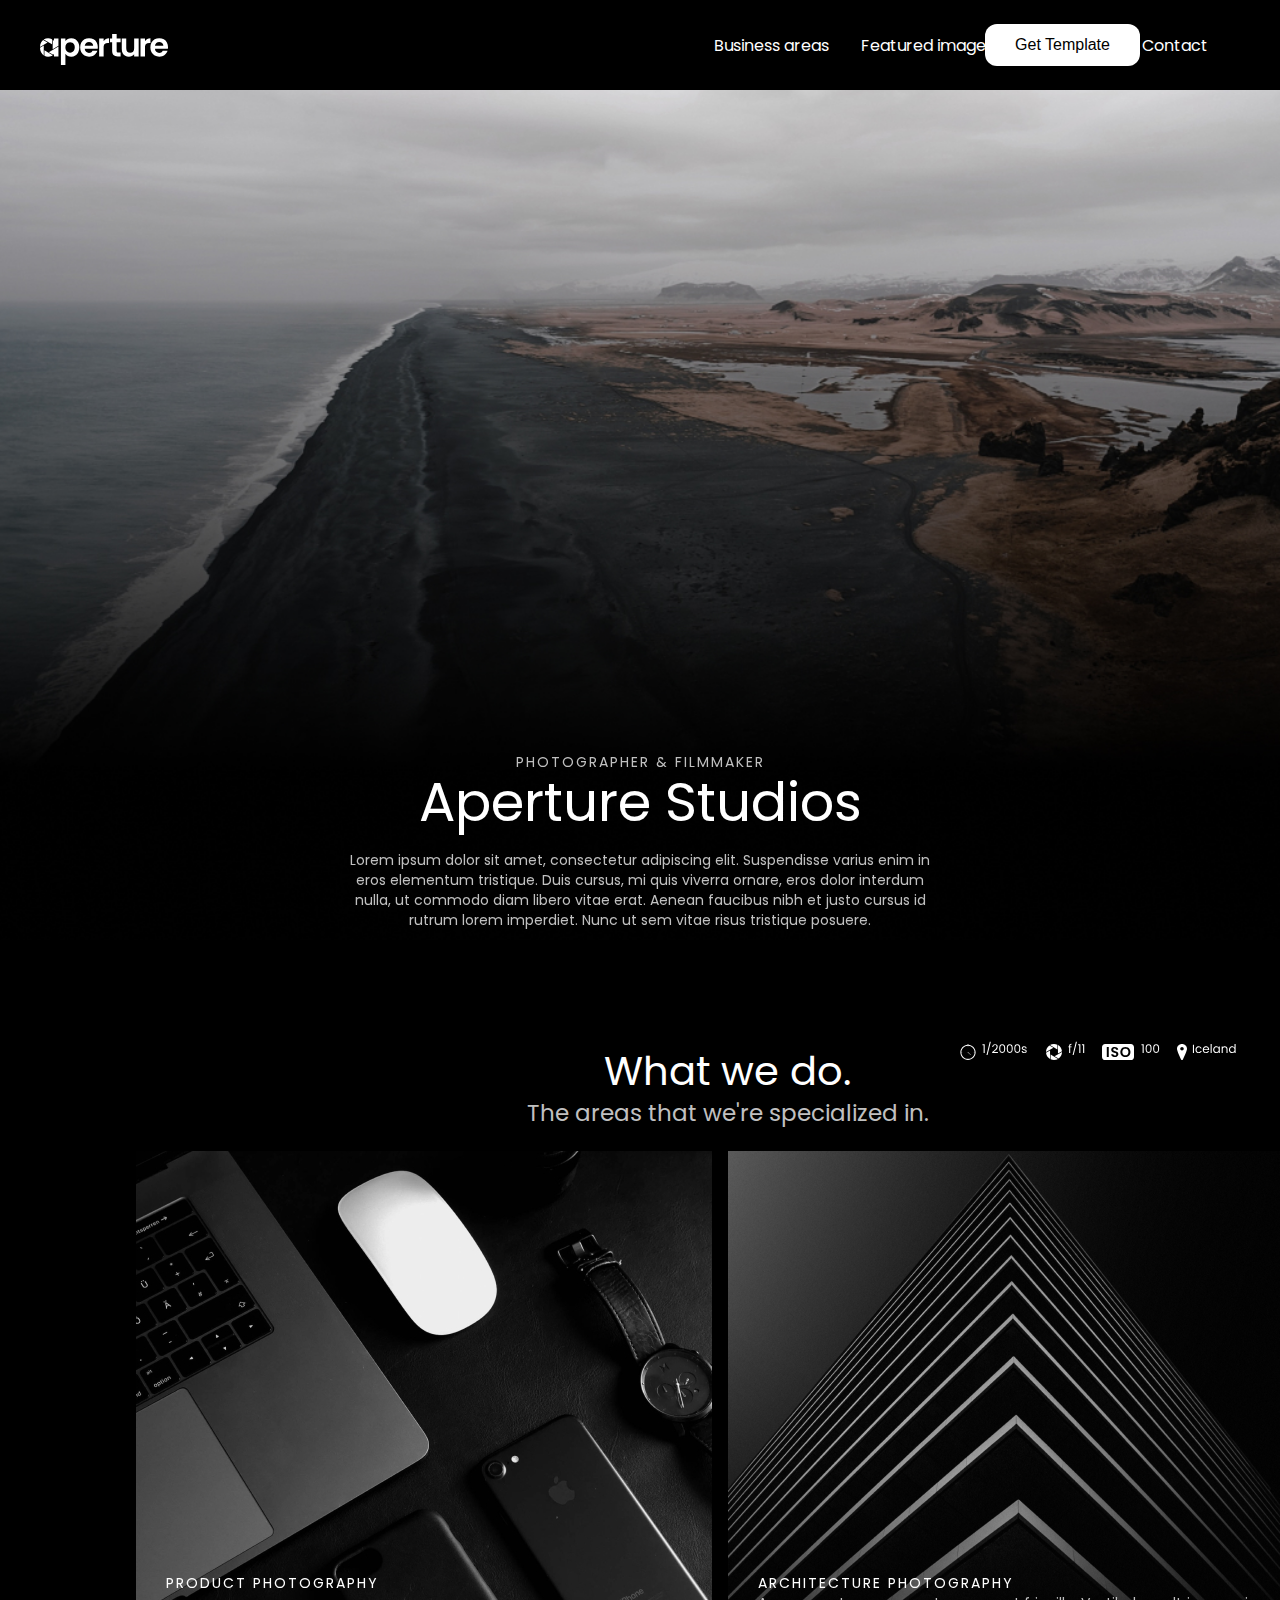
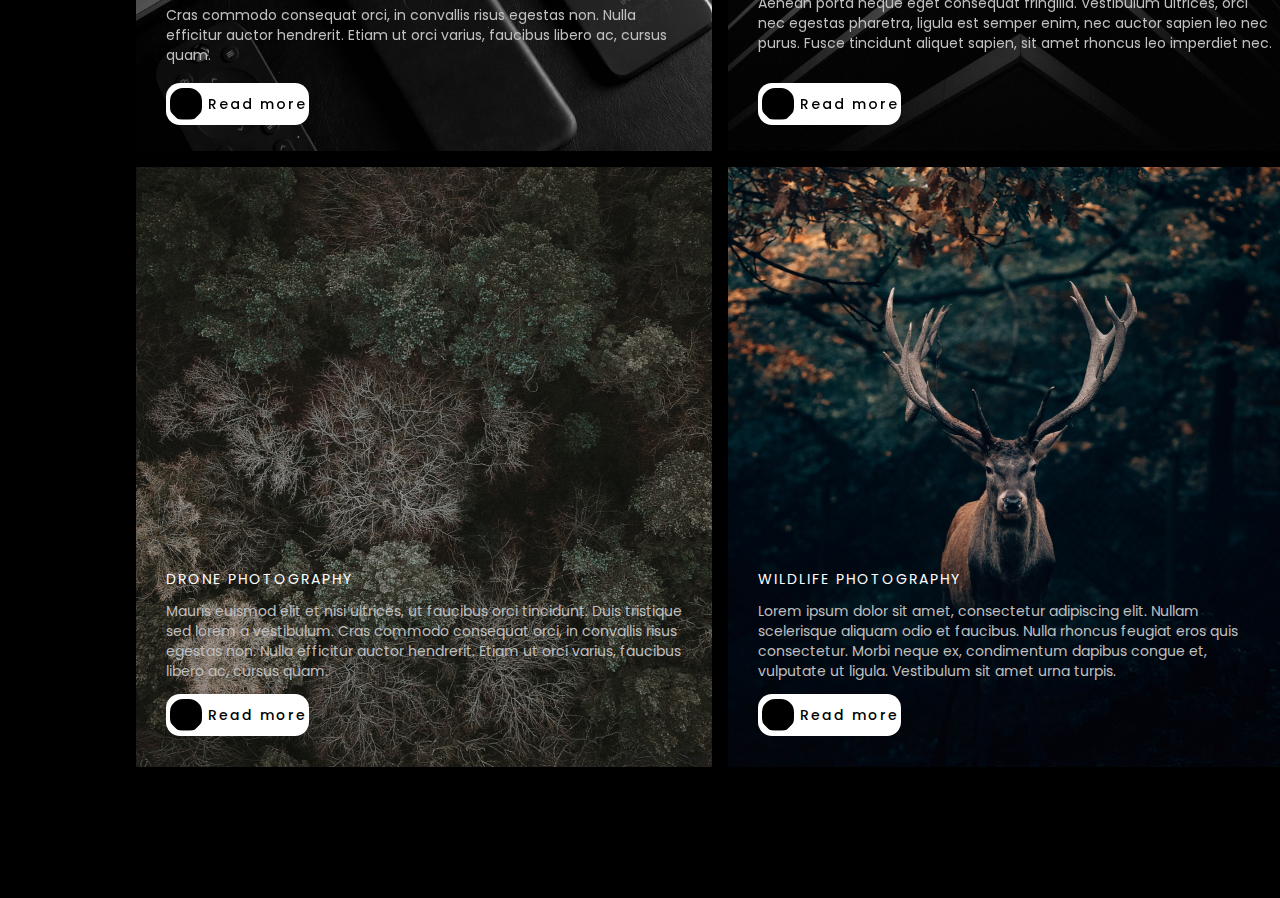
<file: index.html>
<!DOCTYPE html>
<html lang="en">
<head>
    <meta charset="UTF-8">
    <meta name="viewport" content="width=device-width, initial-scale=1.0">
    <meta http-equiv="X-UA-Compatible" content="ie=edge">
    <title>Aperture Studios</title>
    <link rel="stylesheet" href="./css/style.css">
</head>
<body>
    <header class="header">
        <div class="wrapper">
            <div class="header_wrapper">
                <div class="header_logo">
                    <a href="/" class="logo_link">
                        <img src="./svg/IMAGE.svg" alt="Aperture Studios" class="logo_pic">
                    </a>
                </div>

                <nav class="header_nav">
                    <div class="header_list-wrapper">
                      <ul class="header_list">
                        <li class="header_item">
                          <a href="" class="header_link">Business areas</a>
                        </li>

                        <li class="header_item">
                          <a href="" class="header_link">Featured images</a>
                        </li>

                        <li class="header_item">
                          <a href="" class="header_link">Gear cage</a>
                        </li>

                        <li class="header_item">
                          <a href="" class="header_link">Contact</a>
                        </li>

                        <li class="header_item">
                          <button class="button">Get Template</button>
                        </li>
                      </ul>
                    </div>
                  </nav>
                </div>
            </div>
        </div>
    </header>
    <main class="main">
       <section class="intro">
        <div class="intro_text">
            <p class="intro_up">Photographer & Filmmaker</p>
            <h1 class="intro_title">Aperture Studios</h1>
            <p class="intro_sub">Lorem ipsum dolor sit amet, consectetur adipiscing elit. Suspendisse varius enim in eros elementum tristique. Duis cursus, mi quis viverra ornare, eros dolor interdum nulla, ut commodo diam libero vitae erat. Aenean faucibus nibh et justo cursus id rutrum lorem imperdiet. Nunc ut sem vitae risus tristique posuere.</p>
        </div>
       </section>

       <div class="ending_1_page">
            <a href="/" class="ending_1_link">
            <img src="./svg/Frame.svg" alt="Aperture Studios" class="ending_1_pic">
        </a>
       </div>
    </main>
         
    <section class="background">

        <div class="we_do_wrap">
            <h1 class="we_do_title">
                What we do.
            </h1>
            <p1 class="we_do_sub">
                The areas that we're specialized in.
            </p1>   

            <div class="we_do_frame">
                <div class="photos">

                    <figure class="img_1">
                        <img src="./images/img1.jpg" alt="Product Photography" class="img_1_pic">
                        <figcaption class="img_1_title">
                                PRODUCT PHOTOGRAPHY
                            <div class="img_1_sub">
                                Cras commodo consequat orci, in convallis risus egestas non. Nulla efficitur auctor hendrerit. Etiam ut orci varius, faucibus libero ac, cursus quam.
                            </div>
                            <div class="read_more_button1">
                                <div class="circle">
                                    
                                </div>
                                 Read more
                            
                            </div>
                        </figcaption>
                    </figure>

                    <figure class="img_2">
                        <img src="./images/img2.jpg" alt="Architecture Photography" class="img_2_pic">
                        <figcaption class="img_2_title">
                            ARCHITECTURE PHOTOGRAPHY
                            <div class="img_2_sub">
                                Aenean porta neque eget consequat fringilla. Vestibulum ultrices, orci nec egestas pharetra, ligula est semper enim, nec auctor sapien leo nec purus. Fusce tincidunt aliquet sapien, sit amet rhoncus leo imperdiet nec.
                            </div>
                            <div class="read_more_button1">
                                <div class="circle">
                                    
                                </div>
                                 Read more
                            
                            </div>
                        </figcaption>
                    </figure>
                    <figure class="img_3">
                        <img src="./images/img3.jpg" alt="Drone Photography" class="img_3_pic">
                        <figcaption class="img_3_title">
                            DRONE PHOTOGRAPHY
                            <div class="img_3_sub">
                                Mauris euismod elit et nisi ultrices, ut faucibus orci tincidunt. Duis tristique sed lorem a vestibulum. Cras commodo consequat orci, in convallis risus egestas non. Nulla efficitur auctor hendrerit. Etiam ut orci varius, faucibus libero ac, cursus quam.
                            </div>
                            <div class="read_more_button2">
                                <div class="circle">
                                    
                                </div>
                                 Read more
                            
                            </div>
                        </figcaption>
                    </figure>
                    <figure class="img_4">
                        <img src="./images/img4.jpg" alt="Wildlife Photography" class="img_4_pic">
                        <figcaption class="img_4_title">
                            WILDLIFE PHOTOGRAPHY
                            <div class="img_4_sub">
                                Lorem ipsum dolor sit amet, consectetur adipiscing elit. Nullam scelerisque aliquam odio et faucibus. Nulla rhoncus feugiat eros quis consectetur. Morbi neque ex, condimentum dapibus congue et, vulputate ut ligula. Vestibulum sit amet urna turpis.
                            </div>
                            <div class="read_more_button2">
                                <div class="circle">
                                    
                                </div>
                                 Read more
                            
                            </div>
                        </figcaption>
                    </figure>
                </div>
            </div>
        </div>

    </section>



</body>
</html>
</file>
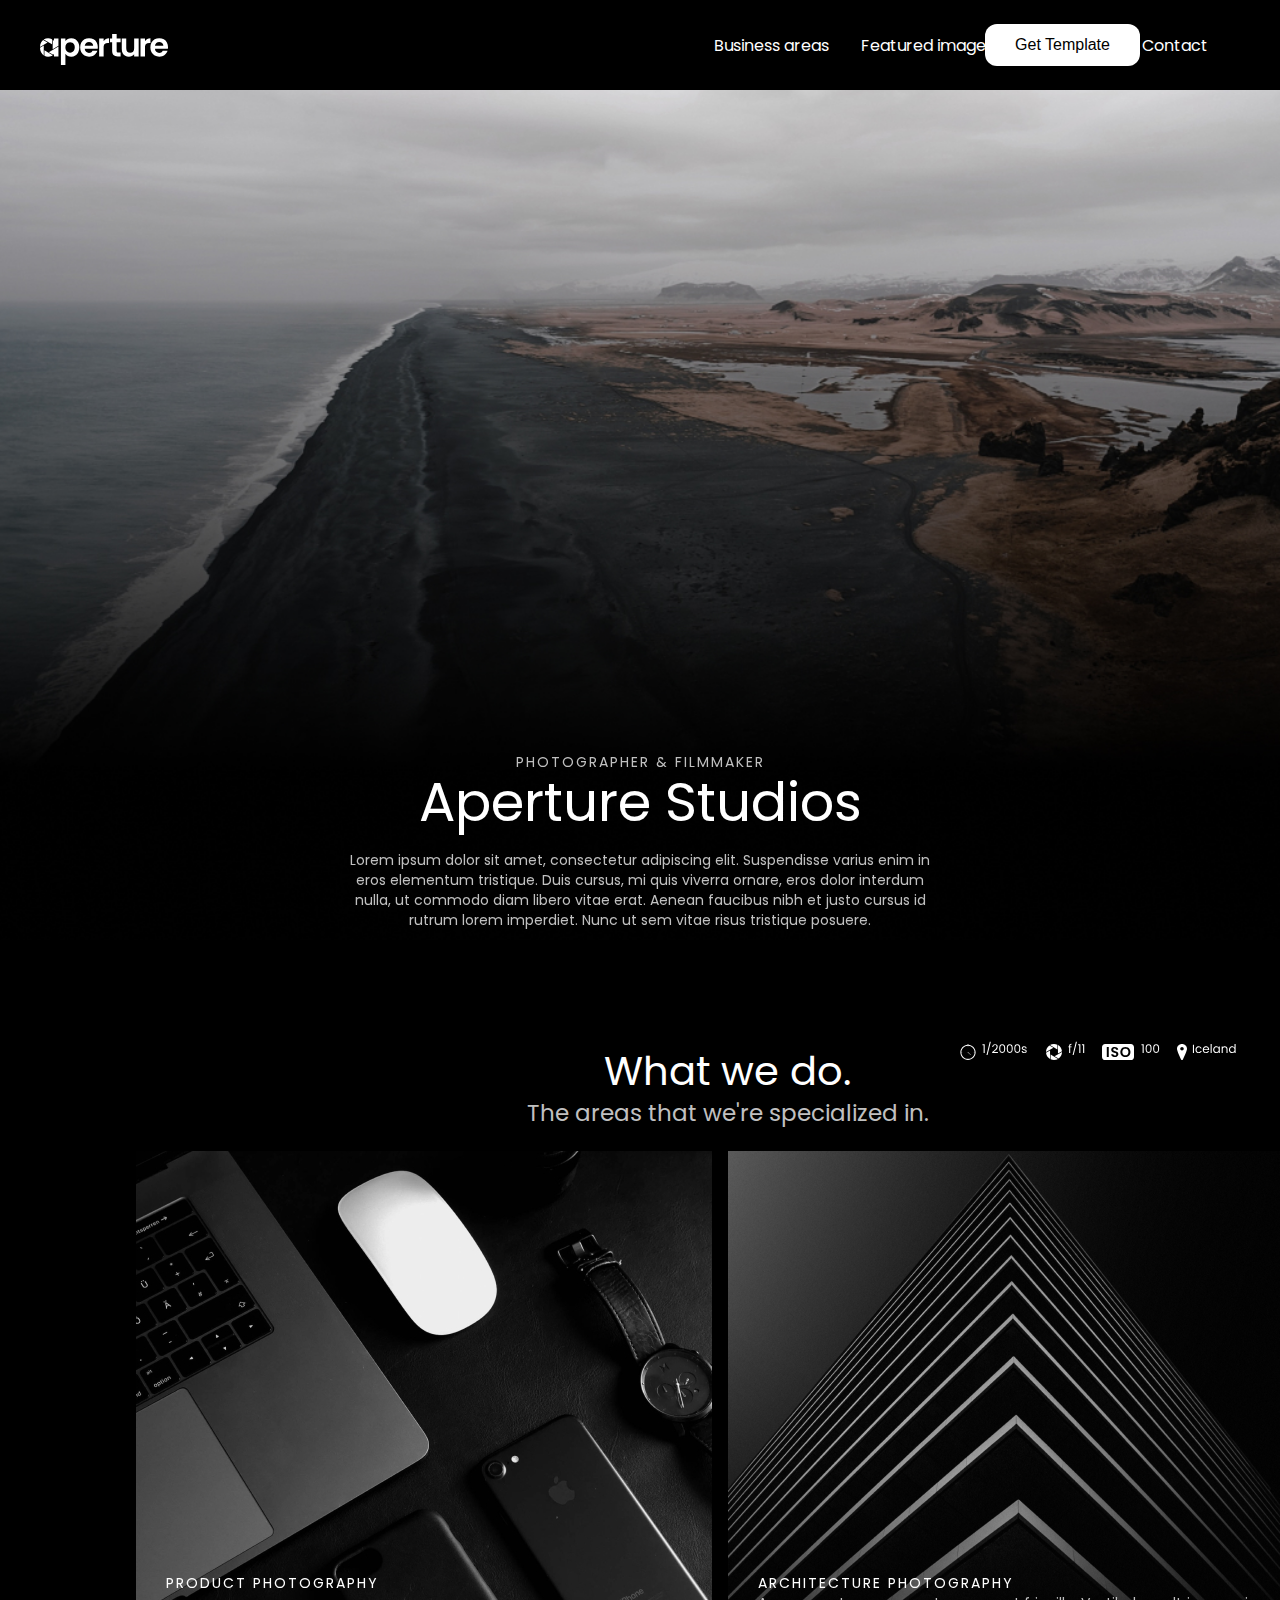
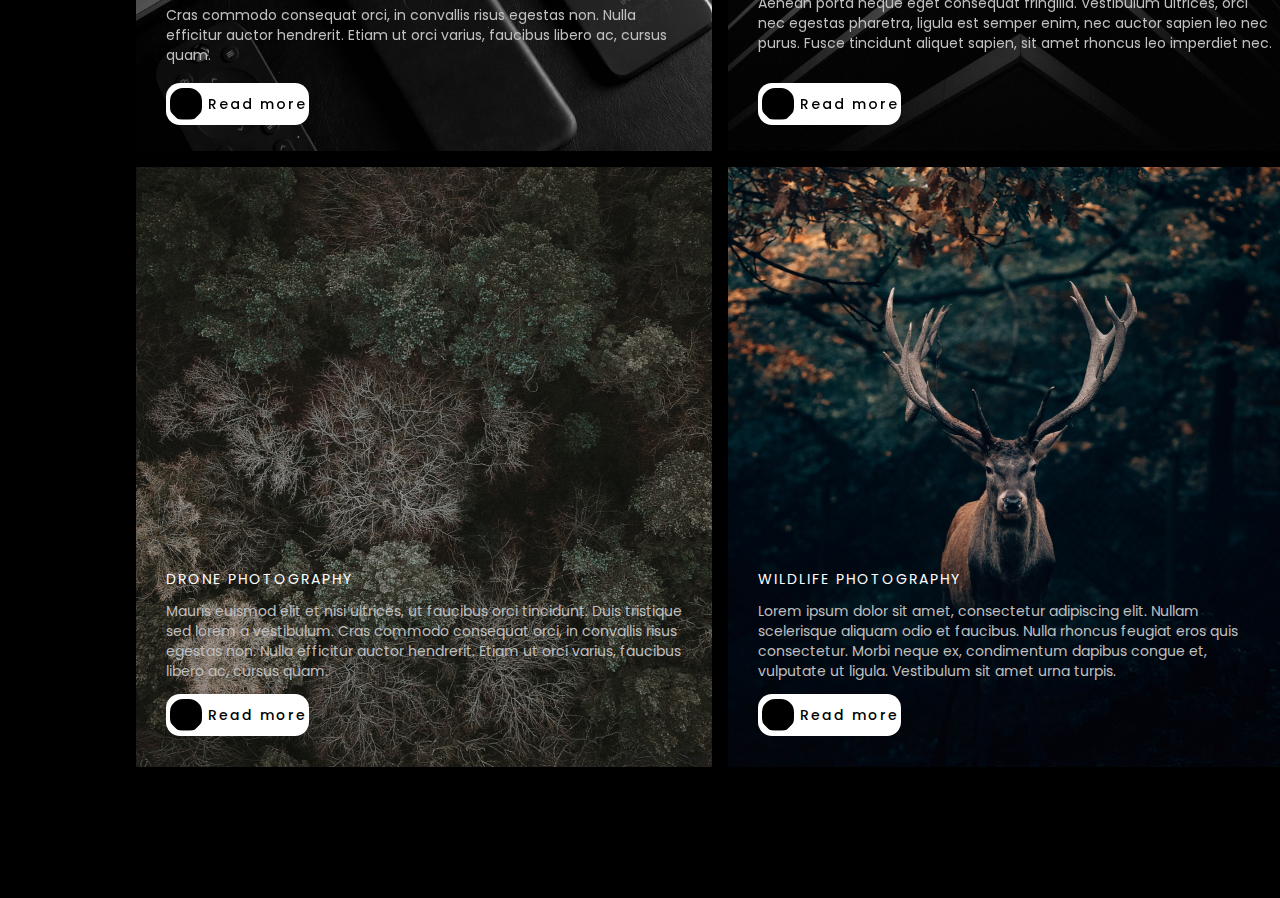
<file: main.html>
<!DOCTYPE html>
<html lang="en">
<head>
    <meta charset="UTF-8">
    <meta name="viewport" content="width=device-width, initial-scale=1.0">
    <meta http-equiv="X-UA-Compatible" content="ie=edge">
    <title>Aperture Studios</title>
    <link rel="stylesheet" href="./css/style.css">
</head>
<body>
    <header class="header">
        <div class="wrapper">
            <div class="header_wrapper">
                <div class="header_logo">
                    <a href="/" class="logo_link">
                        <img src="./svg/IMAGE.svg" alt="Aperture Studios" class="logo_pic">
                    </a>
                </div>

                <nav class="header_nav">
                    <div class="header_list-wrapper">
                      <ul class="header_list">
                        <li class="header_item">
                          <a href="" class="header_link">Business areas</a>
                        </li>

                        <li class="header_item">
                          <a href="" class="header_link">Featured images</a>
                        </li>

                        <li class="header_item">
                          <a href="" class="header_link">Gear cage</a>
                        </li>

                        <li class="header_item">
                          <a href="" class="header_link">Contact</a>
                        </li>

                        <li class="header_item">
                          <button class="button">Get Template</button>
                        </li>
                      </ul>
                    </div>
                  </nav>
                </div>
            </div>
        </div>
    </header>
    <main class="main">
       <section class="intro">
        <div class="intro_text">
            <p class="intro_up">Photographer & Filmmaker</p>
            <h1 class="intro_title">Aperture Studios</h1>
            <p class="intro_sub">Lorem ipsum dolor sit amet, consectetur adipiscing elit. Suspendisse varius enim in eros elementum tristique. Duis cursus, mi quis viverra ornare, eros dolor interdum nulla, ut commodo diam libero vitae erat. Aenean faucibus nibh et justo cursus id rutrum lorem imperdiet. Nunc ut sem vitae risus tristique posuere.</p>
        </div>
       </section>

       <div class="ending_1_page">
            <a href="/" class="ending_1_link">
            <img src="./svg/Frame.svg" alt="Aperture Studios" class="ending_1_pic">
        </a>
       </div>
    </main>
         
    <section class="background">

        <div class="we_do_wrap">
            <h1 class="we_do_title">
                What we do.
            </h1>
            <p1 class="we_do_sub">
                The areas that we're specialized in.
            </p1>   

            <div class="we_do_frame">
                <div class="photos">

                    <figure class="img_1">
                        <img src="./images/img1.jpg" alt="Product Photography" class="img_1_pic">
                        <figcaption class="img_1_title">
                                PRODUCT PHOTOGRAPHY
                            <div class="img_1_sub">
                                Cras commodo consequat orci, in convallis risus egestas non. Nulla efficitur auctor hendrerit. Etiam ut orci varius, faucibus libero ac, cursus quam.
                            </div>
                            <div class="read_more_button1">
                                <div class="circle">
                                    
                                </div>
                                 Read more
                            
                            </div>
                        </figcaption>
                    </figure>

                    <figure class="img_2">
                        <img src="./images/img2.jpg" alt="Architecture Photography" class="img_2_pic">
                        <figcaption class="img_2_title">
                            ARCHITECTURE PHOTOGRAPHY
                            <div class="img_2_sub">
                                Aenean porta neque eget consequat fringilla. Vestibulum ultrices, orci nec egestas pharetra, ligula est semper enim, nec auctor sapien leo nec purus. Fusce tincidunt aliquet sapien, sit amet rhoncus leo imperdiet nec.
                            </div>
                            <div class="read_more_button1">
                                <div class="circle">
                                    
                                </div>
                                 Read more
                            
                            </div>
                        </figcaption>
                    </figure>
                    <figure class="img_3">
                        <img src="./images/img3.jpg" alt="Drone Photography" class="img_3_pic">
                        <figcaption class="img_3_title">
                            DRONE PHOTOGRAPHY
                            <div class="img_3_sub">
                                Mauris euismod elit et nisi ultrices, ut faucibus orci tincidunt. Duis tristique sed lorem a vestibulum. Cras commodo consequat orci, in convallis risus egestas non. Nulla efficitur auctor hendrerit. Etiam ut orci varius, faucibus libero ac, cursus quam.
                            </div>
                            <div class="read_more_button2">
                                <div class="circle">
                                    
                                </div>
                                 Read more
                            
                            </div>
                        </figcaption>
                    </figure>
                    <figure class="img_4">
                        <img src="./images/img4.jpg" alt="Wildlife Photography" class="img_4_pic">
                        <figcaption class="img_4_title">
                            WILDLIFE PHOTOGRAPHY
                            <div class="img_4_sub">
                                Lorem ipsum dolor sit amet, consectetur adipiscing elit. Nullam scelerisque aliquam odio et faucibus. Nulla rhoncus feugiat eros quis consectetur. Morbi neque ex, condimentum dapibus congue et, vulputate ut ligula. Vestibulum sit amet urna turpis.
                            </div>
                            <div class="read_more_button2">
                                <div class="circle">
                                    
                                </div>
                                 Read more
                            
                            </div>
                        </figcaption>
                    </figure>
                </div>
            </div>
        </div>

    </section>



</body>
</html>
</file>
<file: css/style.css>
/* http://meyerweb.com/eric/tools/css/reset/
   v2.0-modified | 20110126
   License: none (public domain)
*/

html, body, div, span, applet, object, iframe,
h1, h2, h3, h4, h5, h6, p, blockquote, pre,
a, abbr, acronym, address, big, cite, code,
del, dfn, em, img, ins, kbd, q, s, samp,
small, strike, strong, sub, sup, tt, var,
b, u, i, center,
dl, dt, dd, ol, ul, li,
fieldset, form, label, legend,
table, caption, tbody, tfoot, thead, tr, th, td,
article, aside, canvas, details, embed,
figure, figcaption, footer, header, hgroup,
menu, nav, output, ruby, section, summary,
time, mark, audio, video {
  margin: 0;
	padding: 0;
	border: 0;
	font-size: 100%;
	font: inherit;
	vertical-align: baseline;
}

/* make sure to set some focus styles for accessibility */
:focus {
    outline: 0;
}

/* HTML5 display-role reset for older browsers */
article, aside, details, figcaption, figure,
footer, header, hgroup, menu, nav, section {
	display: block;
}

body {
	line-height: 1;
}

ol, ul {
	list-style: none;
}

blockquote, q {
	quotes: none;
}

blockquote:before, blockquote:after,
q:before, q:after {
	content: '';
	content: none;
}

table {
	border-collapse: collapse;
	border-spacing: 0;
}

input[type=search]::-webkit-search-cancel-button,
input[type=search]::-webkit-search-decoration,
input[type=search]::-webkit-search-results-button,
input[type=search]::-webkit-search-results-decoration {
    -webkit-appearance: none;
    -moz-appearance: none;
}

input[type=search] {
    -webkit-appearance: none;
    -moz-appearance: none;
    -webkit-box-sizing: content-box;
    -moz-box-sizing: content-box;
    box-sizing: content-box;
}

textarea {
    overflow: auto;
    vertical-align: top;
    resize: vertical;
}

/**
 * Correct `inline-block` display not defined in IE 6/7/8/9 and Firefox 3.
 */

audio,
canvas,
video {
    display: inline-block;
    *display: inline;
    *zoom: 1;
    max-width: 100%;
}

/**
 * Prevent modern browsers from displaying `audio` without controls.
 * Remove excess height in iOS 5 devices.
 */

audio:not([controls]) {
    display: none;
    height: 0;
}

/**
 * Address styling not present in IE 7/8/9, Firefox 3, and Safari 4.
 * Known issue: no IE 6 support.
 */

[hidden] {
    display: none;
}

/**
 * 1. Correct text resizing oddly in IE 6/7 when body `font-size` is set using
 *    `em` units.
 * 2. Prevent iOS text size adjust after orientation change, without disabling
 *    user zoom.
 */

html {
    font-size: 100%; /* 1 */
    -webkit-text-size-adjust: 100%; /* 2 */
    -ms-text-size-adjust: 100%; /* 2 */
}

/**
 * Address `outline` inconsistency between Chrome and other browsers.
 */

a:focus {
    outline: thin dotted;
}

/**
 * Improve readability when focused and also mouse hovered in all browsers.
 */

a:active,
a:hover {
    outline: 0;
}

/**
 * 1. Remove border when inside `a` element in IE 6/7/8/9 and Firefox 3.
 * 2. Improve image quality when scaled in IE 7.
 */

img {
    border: 0; /* 1 */
    -ms-interpolation-mode: bicubic; /* 2 */
}

/**
 * Address margin not present in IE 6/7/8/9, Safari 5, and Opera 11.
 */

figure {
    margin: 0;
}

/**
 * Correct margin displayed oddly in IE 6/7.
 */

form {
    margin: 0;
}

/**
 * Define consistent border, margin, and padding.
 */

fieldset {
    border: 1px solid #c0c0c0;
    margin: 0 2px;
    padding: 0.35em 0.625em 0.75em;
}

/**
 * 1. Correct color not being inherited in IE 6/7/8/9.
 * 2. Correct text not wrapping in Firefox 3.
 * 3. Correct alignment displayed oddly in IE 6/7.
 */

legend {
    border: 0; /* 1 */
    padding: 0;
    white-space: normal; /* 2 */
    *margin-left: -7px; /* 3 */
}

/**
 * 1. Correct font size not being inherited in all browsers.
 * 2. Address margins set differently in IE 6/7, Firefox 3+, Safari 5,
 *    and Chrome.
 * 3. Improve appearance and consistency in all browsers.
 */

button,
input,
select,
textarea {
    font-size: 100%; /* 1 */
    margin: 0; /* 2 */
    vertical-align: baseline; /* 3 */
    *vertical-align: middle; /* 3 */
}

/**
 * Address Firefox 3+ setting `line-height` on `input` using `!important` in
 * the UA stylesheet.
 */

button,
input {
    line-height: normal;
}

/**
 * Address inconsistent `text-transform` inheritance for `button` and `select`.
 * All other form control elements do not inherit `text-transform` values.
 * Correct `button` style inheritance in Chrome, Safari 5+, and IE 6+.
 * Correct `select` style inheritance in Firefox 4+ and Opera.
 */

button,
select {
    text-transform: none;
}

/**
 * 1. Avoid the WebKit bug in Android 4.0.* where (2) destroys native `audio`
 *    and `video` controls.
 * 2. Correct inability to style clickable `input` types in iOS.
 * 3. Improve usability and consistency of cursor style between image-type
 *    `input` and others.
 * 4. Remove inner spacing in IE 7 without affecting normal text inputs.
 *    Known issue: inner spacing remains in IE 6.
 */

button,
html input[type="button"], /* 1 */
input[type="reset"],
input[type="submit"] {
    -webkit-appearance: button; /* 2 */
    cursor: pointer; /* 3 */
    *overflow: visible;  /* 4 */
}

/**
 * Re-set default cursor for disabled elements.
 */

button[disabled],
html input[disabled] {
    cursor: default;
}

/**
 * 1. Address box sizing set to content-box in IE 8/9.
 * 2. Remove excess padding in IE 8/9.
 * 3. Remove excess padding in IE 7.
 *    Known issue: excess padding remains in IE 6.
 */

input[type="checkbox"],
input[type="radio"] {
    box-sizing: border-box; /* 1 */
    padding: 0; /* 2 */
    *height: 13px; /* 3 */
    *width: 13px; /* 3 */
}

/**
 * 1. Address `appearance` set to `searchfield` in Safari 5 and Chrome.
 * 2. Address `box-sizing` set to `border-box` in Safari 5 and Chrome
 *    (include `-moz` to future-proof).
 */

input[type="search"] {
    -webkit-appearance: textfield; /* 1 */
    -moz-box-sizing: content-box;
    -webkit-box-sizing: content-box; /* 2 */
    box-sizing: content-box;
}

/**
 * Remove inner padding and search cancel button in Safari 5 and Chrome
 * on OS X.
 */

input[type="search"]::-webkit-search-cancel-button,
input[type="search"]::-webkit-search-decoration {
    -webkit-appearance: none;
}

/**
 * Remove inner padding and border in Firefox 3+.
 */

button::-moz-focus-inner,
input::-moz-focus-inner {
    border: 0;
    padding: 0;
}

/**
 * 1. Remove default vertical scrollbar in IE 6/7/8/9.
 * 2. Improve readability and alignment in all browsers.
 */

textarea {
    overflow: auto; /* 1 */
    vertical-align: top; /* 2 */
}

/**
 * Remove most spacing between table cells.
 */

table {
    border-collapse: collapse;
    border-spacing: 0;
}

html,
button,
input,
select,
textarea {
    color: #222;
}


::-moz-selection {
    background: #b3d4fc;
    text-shadow: none;
}

::selection {
    background: #b3d4fc;
    text-shadow: none;
}

img {
    vertical-align: middle;
}

fieldset {
    border: 0;
    margin: 0;
    padding: 0;
}

textarea {
    resize: vertical;
}

.chromeframe {
    margin: 0.2em 0;
    background: #ccc;
    color: #000;
    padding: 0.2em 0;
}


/* poppins-regular - latin */
@font-face {
  font-display: swap; /* Check https://developer.mozilla.org/en-US/docs/Web/CSS/@font-face/font-display for other options. */
  font-family: 'Poppins';
  font-style: normal;
  font-weight: 400;
  src: url('../fonts/poppins-v21-latin-regular.woff2') format('woff2'); /* Chrome 36+, Opera 23+, Firefox 39+, Safari 12+, iOS 10+ */
}
/* poppins-500 - latin */
@font-face {
  font-display: swap; /* Check https://developer.mozilla.org/en-US/docs/Web/CSS/@font-face/font-display for other options. */
  font-family: 'Poppins';
  font-style: normal;
  font-weight: 500;
  src: url('../fonts/poppins-v21-latin-500.woff2') format('woff2'); /* Chrome 36+, Opera 23+, Firefox 39+, Safari 12+, iOS 10+ */
}
/* poppins-600 - latin */
@font-face {
  font-display: swap; /* Check https://developer.mozilla.org/en-US/docs/Web/CSS/@font-face/font-display for other options. */
  font-family: 'Poppins';
  font-style: normal;
  font-weight: 600;
  src: url('../fonts/poppins-v21-latin-600.woff2') format('woff2'); /* Chrome 36+, Opera 23+, Firefox 39+, Safari 12+, iOS 10+ */
}
  html{
    box-sizing: border-box;
  }
  *,*::before, *::after{
    box-sizing: inherit;
  }

  body {
    font-family: 'Poppins', sans-serif;
    font-style: normal;
    font-weight: 400;
    font-size: 16px;
    line-height: 20px;
    color: white;
  }
  
  
.wrapper{
  max-width: 1200px;
  margin: 0 auto;
  


/* Header styles start*/
}
.header{
  background-color: #000;
  position: fixed;
  height: 90px;
  top: 0; 
  left: 0;
  width: 100%;
}
.header_logo{
  padding-bottom: 29px;
  margin-right: 320px;

}
.header_wrapper{
  display: flex;
  flex-wrap: wrap;
  align-items: center;
  justify-content: space-between;
  padding-top: 34px;
}
.header_list{
  display: flex;
  flex-wrap: wrap;
  margin-left: auto;

}
.header_item{
  margin-right: 32px;
  margin-bottom: 36px;

}
.header_item:last-child{
  margin-right: 0;
  margin-left: auto;
}
.header_link{
  font-size: 15x;
  line-height: 20px;
  color: white;
  text-decoration: none;
  
}
.header_link:hover, .header_link:focus, .header_link:active{
  opacity: .75;
}

/* Header styles end*/


/* Intro styles start*/

.intro {
  height: 100vh;
  background: url(../images/intro.jpg) no-repeat center;
  background-size: cover;
  margin-top: 40px;
  display: flex;
  flex-direction: column;
  justify-content: center;
  align-items: center;
  text-align: center;
}

.intro_text {
  position: relative;
  top: 351px;
  bottom: 60px;
  text-align: center;
  width: 600px;
  margin: 0 auto;
  
}


.intro_title {
  max-width: 463px;
  height: 60px;
  top: 41px;
  font-size: 54px;
  line-height: 59.4px;
  font-weight: 400;
  color: white;
  margin-left: 69px;
  padding-top: 1px
}

.intro_sub {
  max-width: 580px;
  font-weight: 400;
  font-size: 14px;
  line-height: 20px;
  color: #C0C0C0;
  margin-left: 10px;
  margin-top: 18px;
}

.intro_up {
  text-transform: uppercase;
  max-width: 263px;
  font-weight: 400;
  font-size: 14px;
  line-height: 20px;
  letter-spacing: 2px;
  color: #C0C0C0;
  margin-left: 169px;
  
}

/* Intro styles end*/


.button {
  background-color: white;
  color: black;
  border: none;
  border-radius: 12px;
  width: 155px;
  height: 42px;
  font-size: 16px;
  cursor: pointer;
  position: absolute;
  top: 24px;
  right: 140px;
  opacity: 1;
  vertical-align: middle;
  margin-bottom: 9px;
  margin-left: 13px;
  transition: background-color 0.3s ease;
  
}

.button:hover {
  background-color: #9d9a9a;
}

/* Ending styles start */
.ending_1_page{
  margin-bottom: 40px; 
  margin-top: 40px;
  position: absolute;
  top: 1000px; 
  right: 40px;
} 
/* Ending styles end */

.background{
  background-color: #000;
  width: 100%;
  height: 1558px;
  padding: 120px;
}

/* We_do styles start */

.we_do_wrap{
  width: 1200px;
  height: 1338px;
  background-color: #000;
  margin: 0 auto;
  justify-content: center;
  align-items: center;
  padding-left: 16px;

  
}

.we_do_title{

  display: flex;
  justify-content: center;
  align-items: center;
  padding-top: 1px;
  font-size: 40px;
  color: #fff;

}

.we_do_sub{

  display: flex;
  justify-content: center;
  padding-top: 15px;
  font-size: 23px;
  color: #C0C0C0;
  line-height: 1.5;
  

}

figure {
  width: 576px;
  height: 600px;
  margin: 0;
}

.we_do_frame{
  width: 1168px;
  height: 1216px;
  background-color: #000;
  margin-top: 20px;
}

.photos{
  display: grid;
  grid-template-columns: repeat(2, 2fr);
  grid-gap: 16px;
}

.img_1_title{
  position: relative;
  font-size: 14px;
  line-height: 20px;
  color: white;
  left: 30px;
  bottom: 178px;
  letter-spacing: 2px;

}


.img_1_sub{
  padding-top: 12px;
  width: 514px;
  height: 80px;
  color:#C0C0C0;
  left: 30px;
  bottom: 178px;
  letter-spacing: 0;
  text-transform: none;
  line-height: 20px;
}


.img_2_title{
  position: relative;
  font-size: 14px;
  line-height: 20px;
  color: white;
  left: 30px;
  bottom: 178px;
  letter-spacing: 2px;

}

.img_2_sub{
  top: -7px;
  width: 514px;
  height: 80px;
  color:#C0C0C0;
  left: 30px;
  bottom: 178px;
  letter-spacing: 0;
  text-transform: none;
  line-height: 20px;
}

.img_3_title{
  position: relative;
  font-size: 14px;
  line-height: 20px;
  color: white;
  left: 30px;
  bottom: 198px;
  letter-spacing: 2px;

}

.img_3_sub{
  padding-top: 12px;
  width: 516px;
  height: 80px;
  color:#C0C0C0;
  left: 30px;
  bottom: 200px;
  letter-spacing: 0;
  text-transform: none;
  line-height: 20px;
}

.img_4_title{
  position: relative;
  font-size: 14px;
  line-height: 20px;
  color: white;
  left: 30px;
  bottom: 198px;
  letter-spacing: 2px;

}

.img_4_sub{
  padding-top: 12px;
  width: 480px;
  height: 80px;
  color:#C0C0C0;
  left: 30px;
  bottom: 200px;
  letter-spacing: 0;
  text-transform: none;
  line-height: 20px;
}

.read_more_button1 {
  text-transform: none;
  background: white;
  width: 143px;
  height: 42px;
  border-radius: 14px;
  color: black;
  margin-right: 10px;
  display: flex;
  justify-content: center;
  align-items: center;
  margin-top: 10px;
  font-weight: 500;
  cursor: pointer; /* добавляет курсор в виде руки при наведении на элемент */
  border: none; /* удаляет стандартную рамку вокруг кнопки */
  transition: background-color 0.3s ease; /* добавляет плавный переход при наведении на кнопку */
}

.read_more_button1:hover {
  background-color: #9d9a9a; /* меняет цвет фона при наведении на кнопку */
}

.read_more_button2 {
  text-transform: none;
  background: white;
  width: 143px;
  height: 42px;
  border-radius: 14px;
  color: black;
  margin-right: 10px;
  display: flex;
  justify-content: center;
  align-items: center;
  margin-top: 25px;
  font-weight: 500;
  cursor: pointer; /* добавляет курсор в виде руки при наведении на элемент */
  border: none; /* удаляет стандартную рамку вокруг кнопки */
  transition: background-color 0.3s ease; /* добавляет плавный переход при наведении на кнопку */
}

.read_more_button2:hover {
  background-color: #9d9a9a; /* меняет цвет фона при наведении на кнопку */
}


.circle{
  background: #000;
  width: 32px;
  height: 32px;
  clip-path: polygon(25% 0, 75% 0, 100% 25%, 100% 75%, 75% 100%, 25% 100%, 0 75%, 0 25%);
  border-radius: 13px;
  margin-left: 2px;
  margin-right: 6px;
}

/* We_do styles end */
</file>
